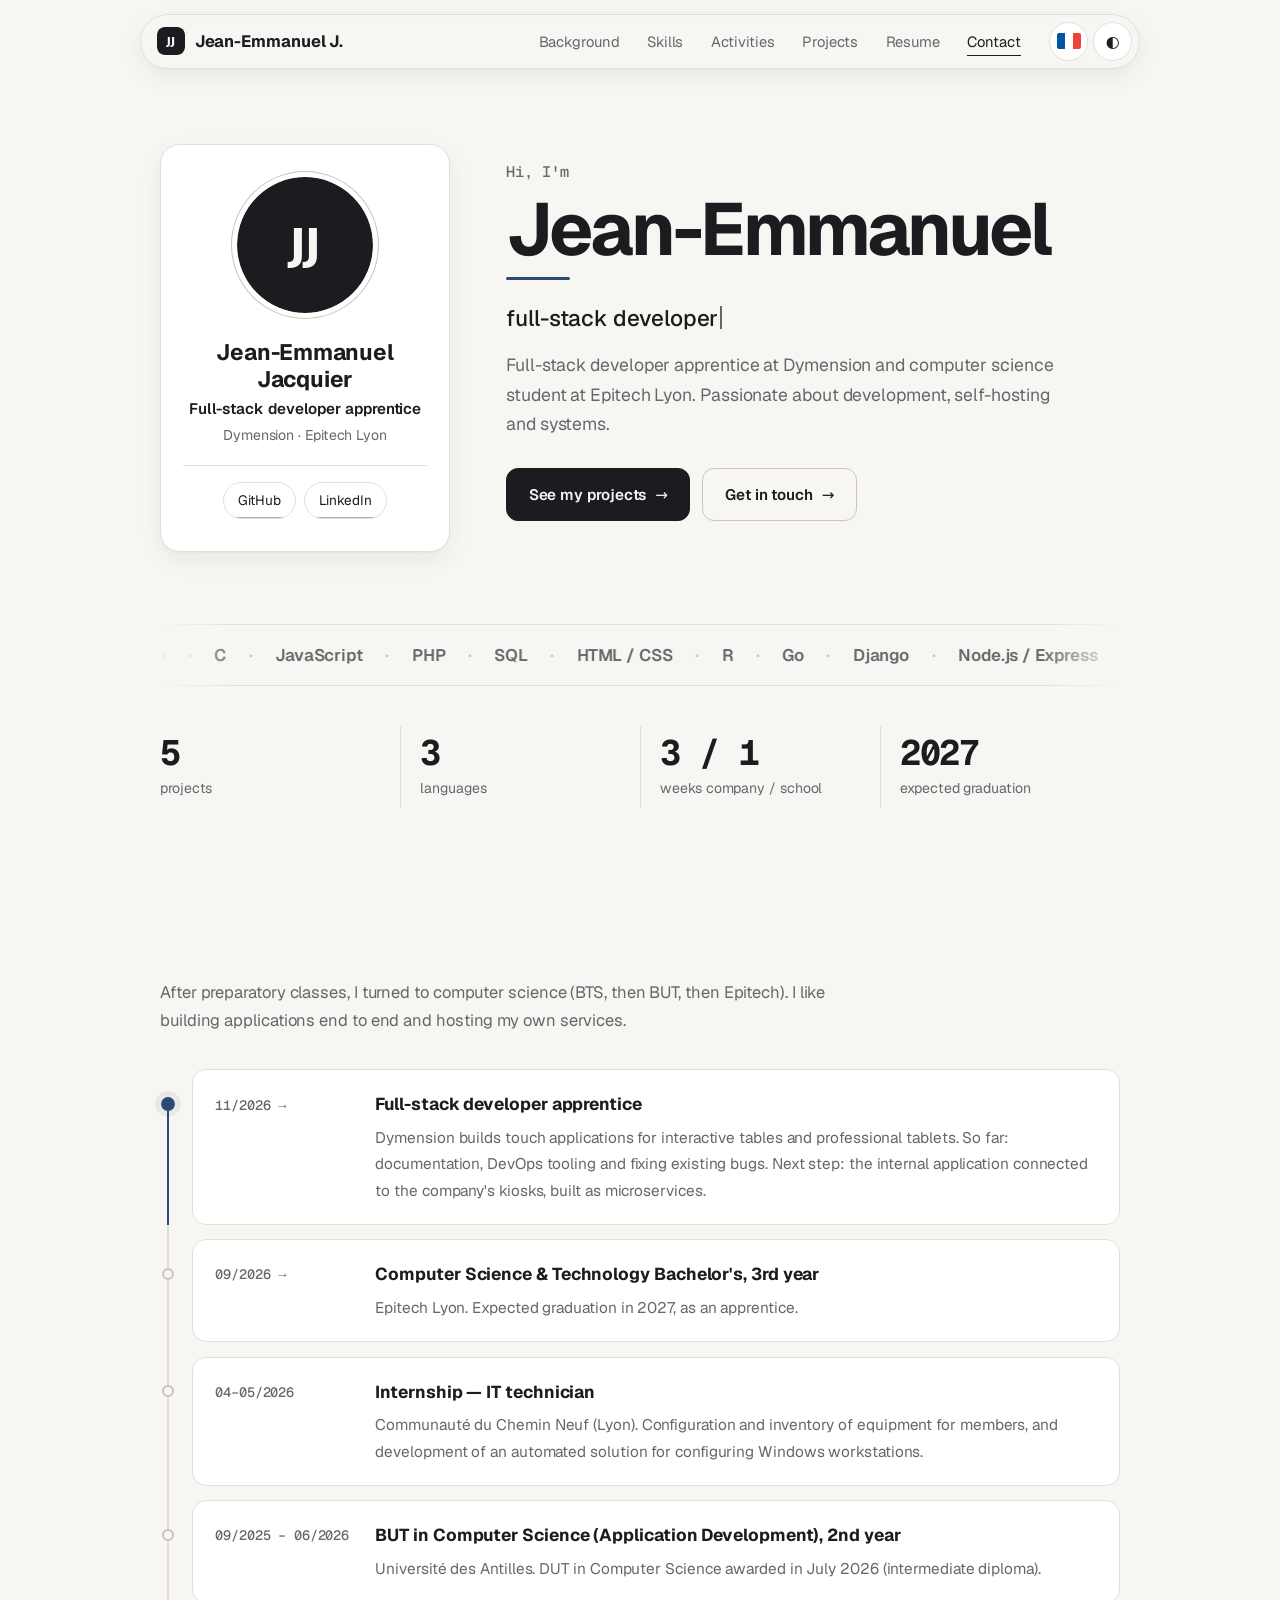
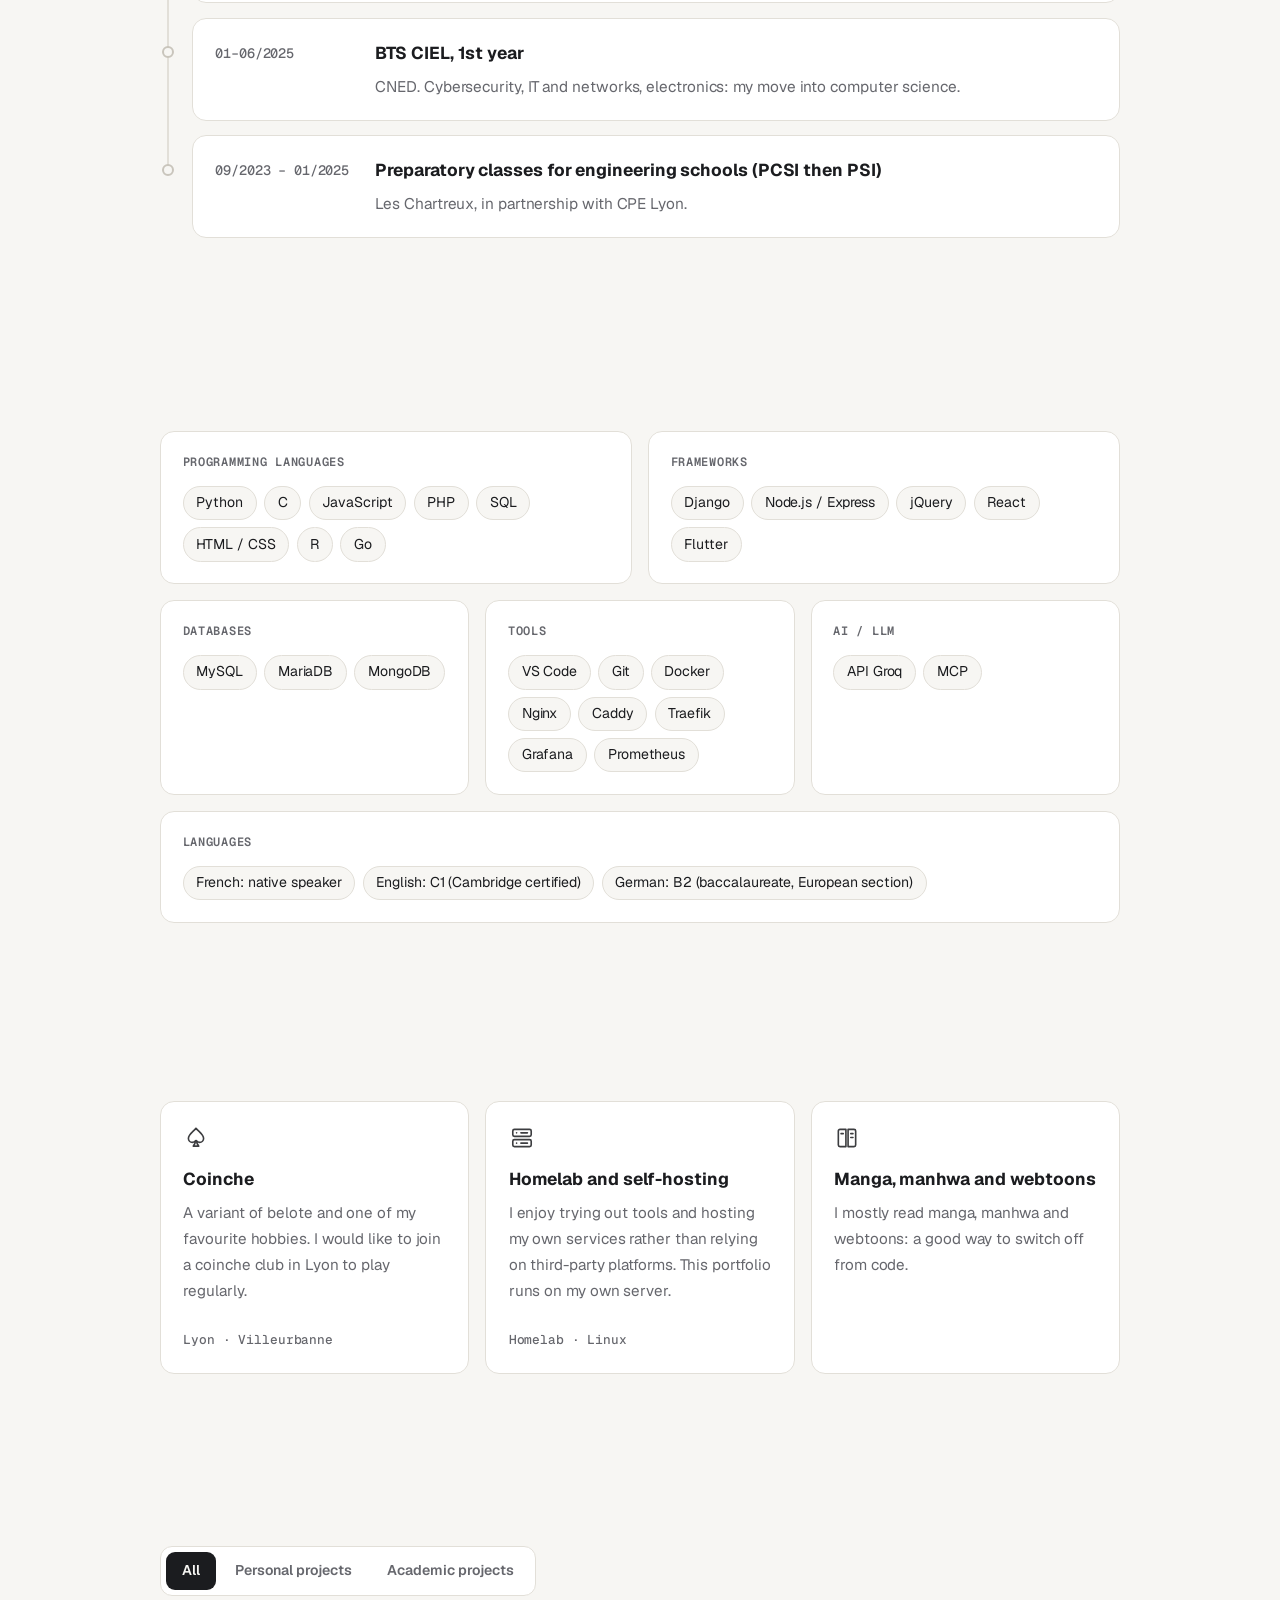
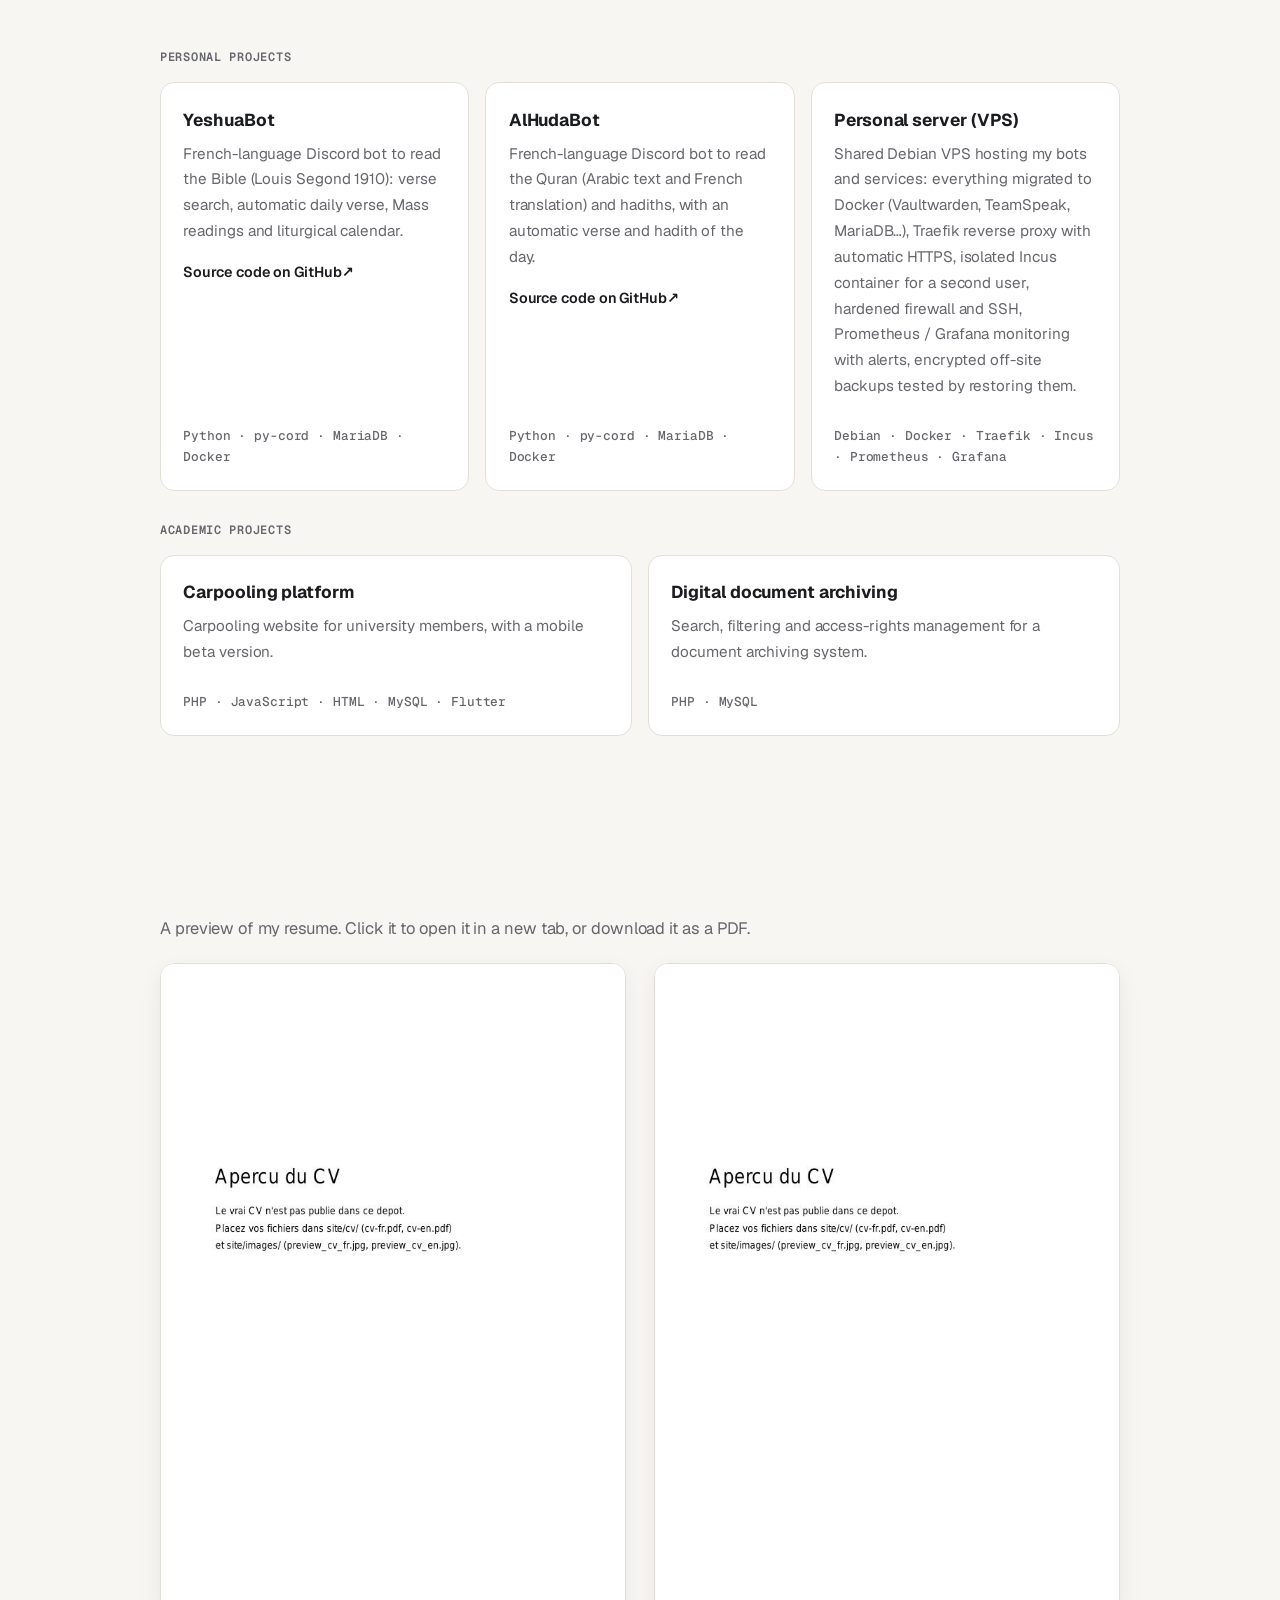
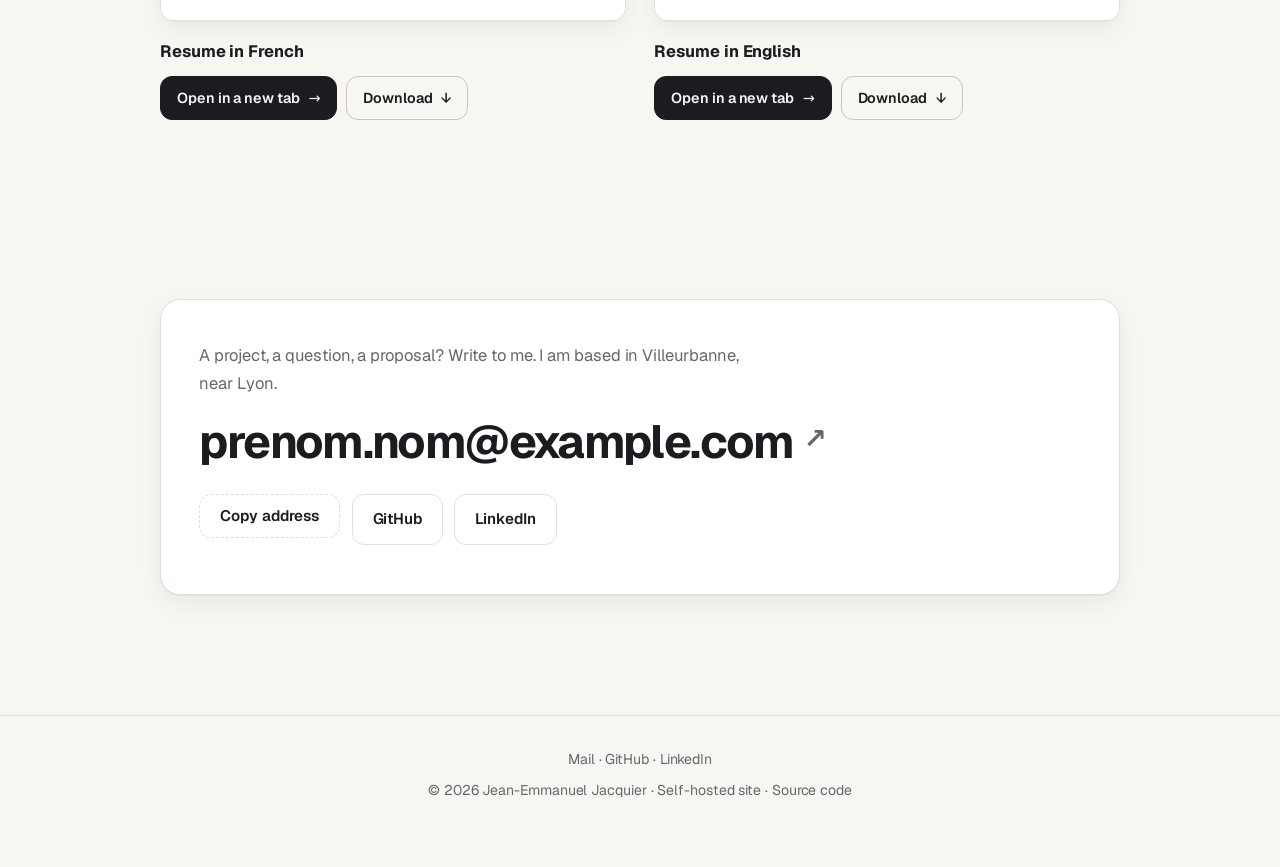
<file: site/index.html>
<!doctype html>
<html lang="fr">
<head>
  <meta charset="utf-8">
  <meta name="viewport" content="width=device-width, initial-scale=1">
  <title>Jean-Emmanuel Jacquier — Portfolio</title>
  <meta name="description" content="Portfolio de Jean-Emmanuel Jacquier, alternant développeur full stack et étudiant en informatique à Epitech Lyon.">
  <link rel="canonical" href="https://portfolio.tristounet.fr/">
  <meta property="og:url" content="https://portfolio.tristounet.fr/">
  <meta name="color-scheme" content="light dark">
  <meta property="og:title" content="Jean-Emmanuel Jacquier — Portfolio">
  <meta property="og:description" content="Alternant développeur full stack, étudiant à Epitech Lyon.">
  <meta property="og:type" content="website">
  <link rel="icon" href="favicon.svg?v=2" type="image/svg+xml">
  <link rel="apple-touch-icon" href="images/apple-touch-icon.png">
  <link rel="preload" href="fonts/geist.woff2" as="font" type="font/woff2" crossorigin>
  <link rel="preload" href="fonts/geist-mono.woff2" as="font" type="font/woff2" crossorigin>
  <meta property="og:image" content="https://portfolio.tristounet.fr/images/og.png?v=2">
  <meta property="og:image:width" content="1200">
  <meta property="og:image:height" content="630">
  <meta property="og:locale" content="fr_FR">
  <meta name="twitter:card" content="summary_large_image">
  <meta name="twitter:image" content="https://portfolio.tristounet.fr/images/og.png?v=2">
  <meta name="theme-color" content="#f7f6f3">
  <script type="application/ld+json">{"@context":"https://schema.org","@type":"Person","name":"Jean-Emmanuel Jacquier","url":"https://portfolio.tristounet.fr/","jobTitle":"Alternant développeur full stack","worksFor":{"@type":"Organization","name":"Dymension"},"alumniOf":{"@type":"CollegeOrUniversity","name":"Epitech Lyon"},"address":{"@type":"PostalAddress","addressLocality":"Villeurbanne","addressCountry":"FR"},"sameAs":["https://github.com/jejcqr","https://www.linkedin.com/in/jean-emmanuel-jacquier-b58ab3352/"]}</script>
  <script src="theme.js"></script>
  <link rel="stylesheet" href="style.css?v=20261108b">
  <script src="main.js?v=20261108b" defer></script>
  <script src="fx.js?v=20261107zi" defer></script>
</head>
<body>
  <div id="progress" aria-hidden="true"></div>
  <a class="skip" href="#main" data-i18n="skip">Aller au contenu</a>

  <header class="site-header">
    <a class="brand" href="#top" aria-label="Accueil"><img src="favicon.svg?v=2" width="28" height="28" alt=""><span>Jean-Emmanuel J.</span></a>
    <nav id="nav" aria-label="Navigation principale">
      <ul>
        <li><a href="#about" data-i18n="nav_about">Parcours</a></li>
        <li><a href="#skills" data-i18n="nav_skills">Compétences</a></li>
        <li><a href="#activities" data-i18n="nav_activities">Activités</a></li>
        <li><a href="#projects" data-i18n="nav_projects">Projets</a></li>
        <li><a href="#cv" data-i18n="nav_cv">CV</a></li>
        <li><a href="#contact" data-i18n="nav_contact">Contact</a></li>
      </ul>
    </nav>
    <div class="tools">
      <button id="menu" type="button" aria-label="Menu" aria-expanded="false" aria-controls="nav">☰</button>
      <button id="lang" type="button" aria-label="Changer de langue / Switch language"><img id="langflag" src="images/flag-gb.svg" width="24" height="16" alt=""></button>
      <button id="theme" type="button" aria-label="Changer de thème / Toggle theme">◐</button>
    </div>
  </header>

  <main id="main">
    <section id="top" class="hero">
      <aside class="profile">
        <img class="avatar" src="images/avatar.svg?v=2" width="148" height="148" alt="">
        <h1>Jean-Emmanuel Jacquier</h1>
        <p class="role" data-i18n="role">Alternant développeur full stack</p>
        <p class="where">Dymension · Epitech Lyon</p>
        <ul class="social">
          <li><a href="https://github.com/jejcqr" rel="me noopener" target="_blank">GitHub</a></li>
          <li><a href="https://www.linkedin.com/in/jean-emmanuel-jacquier-b58ab3352/" rel="me noopener" target="_blank">LinkedIn</a></li>
        </ul>
      </aside>
      <div class="intro">
        <p class="eyebrow" data-i18n="hero_eyebrow">Bonjour, je suis</p>
        <p class="hello"><span class="mask">Jean-Emmanuel</span></p>
        <p class="typed"><span id="typed"></span><span class="caret" aria-hidden="true"></span></p>
        <p class="lead" data-i18n="hero_lead">Alternant développeur full stack chez Dymension et étudiant en informatique à Epitech Lyon. Passionné par le développement, l'auto-hébergement et les systèmes.</p>
        <p class="cta">
          <a class="btn" href="#projects" data-i18n="hero_cta1">Voir mes projets</a>
          <a class="btn ghost" href="#contact" data-i18n="hero_cta2">Me contacter</a>
        </p>
      </div>
    </section>

        <div class="marquee" aria-hidden="true"><div class="track" id="track"></div></div>

    <section class="stats" aria-label="Chiffres clés">
      <div class="stat"><strong data-count="5">5</strong><span data-i18n="stat_projects">projets</span></div>
      <div class="stat"><strong data-count="3">3</strong><span data-i18n="stat_langs">langues</span></div>
      <div class="stat"><strong>3 / 1</strong><span data-i18n="stat_rhythm">semaines entreprise / école</span></div>
      <div class="stat"><strong>2027</strong><span data-i18n="stat_degree">diplôme prévu</span></div>
    </section>

    <section id="about">
      <h2 data-i18n="about_title">Parcours</h2>
      <p data-i18n="about_intro">Après des classes préparatoires, je me suis orienté vers l'informatique (BTS, BUT puis Epitech). J'aime construire des applications de bout en bout et héberger mes propres services.</p>
      <ol class="timeline">
        <li>
          <span class="when">11/2026 →</span>
          <div><h3 data-i18n="tl0_title">Alternant développeur full stack</h3><p data-i18n="tl0_text">Dymension conçoit des applications tactiles pour tables interactives et tablettes professionnelles. Depuis mon arrivée : documentation, outils DevOps et correction de bugs existants. Prochaine étape : l'application interne reliée aux bornes de l'entreprise, en architecture microservices.</p></div>
        </li>
        <li>
          <span class="when">09/2026 →</span>
          <div><h3 data-i18n="tl1_title">Bachelor Informatique &amp; Tech, 3<sup>e</sup> année</h3><p data-i18n="tl1_text">Epitech Lyon. Diplôme prévu en 2027, en alternance.</p></div>
        </li>
        <li>
          <span class="when">04–05/2026</span>
          <div><h3 data-i18n="tl2_title">Stage — Technicien bureautique</h3><p data-i18n="tl2_text">Communauté du Chemin Neuf (Lyon). Configuration et inventaire d'équipements destinés aux membres, et développement d'une solution automatisée de configuration de postes Windows.</p></div>
        </li>
        <li>
          <span class="when">09/2025 – 06/2026</span>
          <div><h3 data-i18n="tl3_title">BUT Informatique (Réalisation d'applications), 2<sup>e</sup> année</h3><p data-i18n="tl3_text">Université des Antilles. DUT Informatique obtenu en juillet 2026 (diplôme intermédiaire).</p></div>
        </li>
        <li>
          <span class="when">01–06/2025</span>
          <div><h3 data-i18n="tl4_title">BTS CIEL, 1<sup>re</sup> année</h3><p data-i18n="tl4_text">CNED. Cybersécurité, informatique et réseaux, électronique : ma réorientation vers l'informatique.</p></div>
        </li>
        <li>
          <span class="when">09/2023 – 01/2025</span>
          <div><h3 data-i18n="tl5_title">Classes préparatoires (PCSI puis PSI)</h3><p data-i18n="tl5_text">Les Chartreux, en partenariat avec CPE Lyon.</p></div>
        </li>
      </ol>
    </section>

    <section id="skills">
      <h2 data-i18n="skills_title">Compétences</h2>
      <div class="skillgroups">
        <div>
          <h3 data-i18n="sk_lang">Langages</h3>
          <div class="chips" role="list">
            <span role="listitem">Python</span><span role="listitem">C</span><span role="listitem">JavaScript</span><span role="listitem">PHP</span>
            <span role="listitem">SQL</span><span role="listitem">HTML / CSS</span><span role="listitem">R</span>
            <span role="listitem">Go</span>
          </div>
        </div>
        <div>
          <h3 data-i18n="sk_fw">Frameworks</h3>
          <div class="chips" role="list">
            <span role="listitem">Django</span><span role="listitem">Node.js / Express</span><span role="listitem">jQuery</span>
            <span role="listitem">React</span><span role="listitem">Flutter</span>
          </div>
        </div>
        <div>
          <h3 data-i18n="sk_db">Bases de données</h3>
          <div class="chips" role="list">
            <span role="listitem">MySQL</span><span role="listitem">MariaDB</span><span role="listitem">MongoDB</span>
          </div>
        </div>
        <div>
          <h3 data-i18n="sk_tools">Outils</h3>
          <div class="chips" role="list">
            <span role="listitem">VS Code</span><span role="listitem">Git</span><span role="listitem">Docker</span><span role="listitem">Nginx</span><span role="listitem">Caddy</span><span role="listitem">Traefik</span><span role="listitem">Grafana</span><span role="listitem">Prometheus</span>
          </div>
        </div>
        <div>
          <h3 data-i18n="sk_ai">IA / LLM</h3>
          <div class="chips" role="list">
            <span role="listitem">API Groq</span><span role="listitem">MCP</span>
          </div>
        </div>
        <div>
          <h3 data-i18n="sk_spoken">Langues</h3>
          <div class="chips" role="list">
            <span role="listitem" data-i18n="l_fr">Français : langue maternelle</span>
            <span role="listitem" data-i18n="l_en">Anglais : C1 (certifié Cambridge)</span>
            <span role="listitem" data-i18n="l_de">Allemand : B2 (baccalauréat, section européenne)</span>
          </div>
        </div>
      </div>
    </section>

    <section id="activities">
      <h2 data-i18n="act_title">Activités</h2>
      <div class="cards">
        <article class="card">
          <svg class="ico" viewBox="0 0 24 24" aria-hidden="true"><path d="M12 3c-2.5 3.2-7 5.6-7 9.4A3.6 3.6 0 0 0 8.6 16c1.3 0 2.4-.6 3-1.6-.2 2.2-.9 3.8-2.1 5.1h5c-1.2-1.3-1.9-2.9-2.1-5.1.6 1 1.7 1.6 3 1.6a3.6 3.6 0 0 0 3.6-3.6C19 8.6 14.5 6.2 12 3z"/></svg>
          <h3 data-i18n="act1_title">La coinche</h3>
          <p data-i18n="act1_text">Une variante de la belote et l'un de mes loisirs préférés. Je cherche à rejoindre une association de coinche à Lyon pour jouer régulièrement.</p>
          <p class="tags">Lyon · Villeurbanne</p>
        </article>
        <article class="card">
          <svg class="ico" viewBox="0 0 24 24" aria-hidden="true"><rect x="3.5" y="4" width="17" height="6.5" rx="1.5"/><rect x="3.5" y="13.5" width="17" height="6.5" rx="1.5"/><path d="M7 7.25h.01M7 16.75h.01M11 7.25h6M11 16.75h6"/></svg>
          <h3 data-i18n="act2_title">Homelab et auto-hébergement</h3>
          <p data-i18n="act2_text">J'aime tester des outils et héberger moi-même mes services plutôt que de dépendre de plateformes tierces. Ce portfolio tourne d'ailleurs sur mon propre serveur.</p>
          <p class="tags">Homelab · Linux</p>
        </article>
        <article class="card">
          <svg class="ico" viewBox="0 0 24 24" aria-hidden="true"><path d="M4 5.5A1.5 1.5 0 0 1 5.5 4H11v16H5.5A1.5 1.5 0 0 1 4 18.5zM13 4h5.5A1.5 1.5 0 0 1 20 5.5v13a1.5 1.5 0 0 1-1.5 1.5H13zM6.5 8h2M15.5 8h2M15.5 11.5h2"/></svg>
          <h3 data-i18n="act3_title">Mangas, manhwas et webtoons</h3>
          <p data-i18n="act3_text">Je lis surtout des mangas, des manhwas et des webtoons : une bonne façon de décrocher des écrans de code.</p>
        </article>
      </div>
    </section>

    <section id="projects">
      <h2 data-i18n="projects_title">Projets</h2>
      <div class="tabs" role="tablist" aria-label="Filtre des projets">
        <button type="button" role="tab" class="tab active" aria-selected="true" data-filter="all" data-i18n="tab_all">Tous</button>
        <button type="button" role="tab" class="tab" aria-selected="false" data-filter="personal" data-i18n="proj_personal">Projets personnels</button>
        <button type="button" role="tab" class="tab" aria-selected="false" data-filter="academic" data-i18n="proj_academic">Projets universitaires</button>
      </div>
      <div class="group" data-cat="personal">
      <h3 class="subtitle" data-i18n="proj_personal">Projets personnels</h3>
      <div class="cards">
        <article class="card">
          <h3>YeshuaBot</h3>
          <p data-i18n="p1_text">Bot Discord en français pour lire la Bible (Louis Segond 1910) : recherche de versets, verset du jour envoyé automatiquement, lectures de la messe et calendrier liturgique.</p>
          <p class="links"><a href="https://github.com/jejcqr/YeshuaBot" target="_blank" rel="noopener" data-i18n="code_link">Code source sur GitHub</a></p>
          <p class="tags">Python · py-cord · MariaDB · Docker</p>
        </article>
        <article class="card">
          <h3>AlHudaBot</h3>
          <p data-i18n="p2_text">Bot Discord en français pour lire le Coran (texte arabe et traduction française) et des hadiths, avec l'envoi automatique d'une aya et d'un hadith du jour.</p>
          <p class="links"><a href="https://github.com/jejcqr/AlHudaBot" target="_blank" rel="noopener" data-i18n="code_link">Code source sur GitHub</a></p>
          <p class="tags">Python · py-cord · MariaDB · Docker</p>
        </article>
        <article class="card">
          <h3 data-i18n="p3_title">Serveur personnel (VPS)</h3>
          <p data-i18n="p3_text">VPS Debian partagé qui héberge mes bots et mes services : migration de tout vers Docker (Vaultwarden, TeamSpeak, MariaDB…), reverse proxy Traefik avec HTTPS automatique, conteneur Incus isolé pour un second utilisateur, pare-feu et SSH durcis, supervision Prometheus / Grafana avec alertes, sauvegardes chiffrées hors site testées en restauration.</p>
          <p class="tags">Debian · Docker · Traefik · Incus · Prometheus · Grafana</p>
        </article>
      </div>
      </div>
      <div class="group" data-cat="academic">
      <h3 class="subtitle" data-i18n="proj_academic">Projets universitaires</h3>
      <div class="cards">
        <article class="card">
          <h3 data-i18n="a1_title">Plateforme de covoiturage</h3>
          <p data-i18n="a1_text">Site de covoiturage pour les membres de l'université, avec une version mobile en bêta.</p>
          <p class="tags">PHP · JavaScript · HTML · MySQL · Flutter</p>
        </article>
        <article class="card">
          <h3 data-i18n="a3_title">Archivage numérique de documents</h3>
          <p data-i18n="a3_text">Recherche, filtrage et gestion des droits d'accès pour un système d'archivage de documents.</p>
          <p class="tags">PHP · MySQL</p>
        </article>
      </div>
      </div>
    </section>

    <section id="cv">
      <h2 data-i18n="cv_title">CV</h2>
      <p data-i18n="cv_text">Aperçu de mon CV. Cliquez dessus pour l'ouvrir dans un nouvel onglet, ou téléchargez-le en PDF.</p>
      <div class="cv-grid">
        <figure class="cv-card">
          <a class="cv-preview" href="cv/cv-fr.pdf" target="_blank" rel="noopener" data-i18n-aria="cv_fr_aria" aria-label="Ouvrir le CV en français dans un nouvel onglet (PDF)">
            <img src="images/preview_cv_fr.jpg?v=10" width="910" height="1287" loading="lazy" decoding="async" alt="Aperçu du CV en français de Jean-Emmanuel Jacquier">
          <span class="cv-overlay" aria-hidden="true" data-i18n="cv_open">Ouvrir dans un nouvel onglet</span></a>
          <figcaption>
            <strong data-i18n="cv_fr_label">CV en français</strong>
            <span class="cv-actions">
              <a class="btn" href="cv/cv-fr.pdf" target="_blank" rel="noopener" data-i18n="cv_open">Ouvrir dans un nouvel onglet</a>
              <a class="btn ghost" href="cv/cv-fr.pdf" download data-i18n="cv_dl">Télécharger</a>
            </span>
          </figcaption>
        </figure>
        <figure class="cv-card">
          <a class="cv-preview" href="cv/cv-en.pdf" target="_blank" rel="noopener" data-i18n-aria="cv_en_aria" aria-label="Ouvrir le CV en anglais dans un nouvel onglet (PDF)">
            <img src="images/preview_cv_en.jpg?v=10" width="910" height="1287" loading="lazy" decoding="async" alt="Aperçu du CV en anglais de Jean-Emmanuel Jacquier">
          <span class="cv-overlay" aria-hidden="true" data-i18n="cv_open">Ouvrir dans un nouvel onglet</span></a>
          <figcaption>
            <strong data-i18n="cv_en_label">CV en anglais</strong>
            <span class="cv-actions">
              <a class="btn" href="cv/cv-en.pdf" target="_blank" rel="noopener" data-i18n="cv_open">Ouvrir dans un nouvel onglet</a>
              <a class="btn ghost" href="cv/cv-en.pdf" download data-i18n="cv_dl">Télécharger</a>
            </span>
          </figcaption>
        </figure>
      </div>
    </section>

    <section id="contact">
      <h2 data-i18n="contact_title">Contact</h2>
      <div class="contact-box">
        <p class="contact-lead" data-i18n="contact_text">Un projet, une question, une proposition ? Écrivez-moi. Je suis basé à Villeurbanne, près de Lyon.</p>
        <a class="contact-mail" href="mailto:prenom.nom@example.com"><span>prenom.nom@example.com</span></a>
        <ul class="contact-list">
          <li><button type="button" id="copy" class="copy" data-copy="prenom.nom@example.com" data-i18n="copy_mail">Copier l'adresse</button></li>
          <li><a href="https://github.com/jejcqr" rel="me noopener" target="_blank">GitHub</a></li>
          <li><a href="https://www.linkedin.com/in/jean-emmanuel-jacquier-b58ab3352/" rel="me noopener" target="_blank">LinkedIn</a></li>
        </ul>
      </div>
    </section>
  </main>

  <footer>
    <p class="foot-links"><a href="mailto:prenom.nom@example.com">Mail</a> · <a href="https://github.com/jejcqr" rel="me noopener" target="_blank">GitHub</a> · <a href="https://www.linkedin.com/in/jean-emmanuel-jacquier-b58ab3352/" rel="me noopener" target="_blank">LinkedIn</a></p>
    <p>© <span id="year">2026</span> Jean-Emmanuel Jacquier · <span data-i18n="footer">Site auto-hébergé</span> · <a href="https://github.com/jejcqr/portfolio" rel="noopener" target="_blank" data-i18n="foot_src">Code source</a></p>
  </footer>
  <div id="toast" role="status" aria-live="polite"></div>
  <a id="totop" href="#top" aria-label="Haut de page / Back to top">↑</a>
</body>
</html>
</file>
<file: site/style.css>
/* polices auto-hébergées (licence OFL) : Geist et Geist Mono */
@font-face { font-family: "Geist"; font-style: normal; font-weight: 100 900; font-display: swap; src: url("fonts/geist.woff2") format("woff2"); }
@font-face { font-family: "Geist Mono"; font-style: normal; font-weight: 100 900; font-display: swap; src: url("fonts/geist-mono.woff2") format("woff2"); }

:root {
  --bg: #f7f6f3;
  --surface: #ffffff;
  --surface2: #efede8;
  --text: #1b1c1f;
  --muted: #66676d;
  --line: #e2dfd8;
  --line-strong: #c9c5bc;
  --accent: #2c4a72;
  --accent-soft: rgba(44, 74, 114, .08);
  --on-accent: #ffffff;
  --shadow: 0 1px 2px rgba(20, 20, 20, .04), 0 8px 24px rgba(20, 20, 20, .06);
  --shadow-lg: 0 2px 4px rgba(20, 20, 20, .04), 0 18px 40px rgba(20, 20, 20, .09);
  --radius: 14px;
  --maxw: 1000px;
  --display: "Geist", system-ui, sans-serif;
  --mono: "Geist Mono", ui-monospace, Menlo, Consolas, monospace;
  --ease: cubic-bezier(.22, .61, .36, 1);
  --ease-out: cubic-bezier(.16, 1, .3, 1);
  --ease-soft: cubic-bezier(.25, 1, .5, 1);
  color-scheme: light;
}
:root[data-theme="dark"] {
  --bg: #121315;
  --surface: #191a1d;
  --surface2: #212226;
  --text: #ebebec;
  --muted: #9b9ca2;
  --line: #2b2c31;
  --line-strong: #3d3e44;
  --accent: #9db3d1;
  --accent-soft: rgba(157, 179, 209, .1);
  --on-accent: #121315;
  --shadow: 0 1px 2px rgba(0, 0, 0, .3), 0 8px 24px rgba(0, 0, 0, .25);
  --shadow-lg: 0 2px 4px rgba(0, 0, 0, .3), 0 18px 40px rgba(0, 0, 0, .35);
  color-scheme: dark;
}
@media (prefers-color-scheme: dark) {
  :root:not([data-theme="light"]) {
    --bg: #121315;
    --surface: #191a1d;
    --surface2: #212226;
    --text: #ebebec;
    --muted: #9b9ca2;
    --line: #2b2c31;
    --line-strong: #3d3e44;
    --accent: #9db3d1;
    --accent-soft: rgba(157, 179, 209, .1);
    --on-accent: #121315;
    --shadow: 0 1px 2px rgba(0, 0, 0, .3), 0 8px 24px rgba(0, 0, 0, .25);
    --shadow-lg: 0 2px 4px rgba(0, 0, 0, .3), 0 18px 40px rgba(0, 0, 0, .35);
    color-scheme: dark;
  }
}

* { box-sizing: border-box; }
html { scroll-behavior: smooth; scroll-padding-top: 6rem; }
html.lenis { scroll-behavior: auto; }
body { margin: 0; color: var(--text); background: var(--bg); overflow-x: hidden;
  font: 16.5px/1.7 "Geist", system-ui, -apple-system, "Segoe UI", Roboto, Arial, sans-serif; -webkit-font-smoothing: antialiased;
  transition: background-color .4s var(--ease), color .4s var(--ease); }
a { color: var(--accent); text-underline-offset: 3px; }
a:focus-visible, button:focus-visible { outline: 2px solid var(--accent); outline-offset: 3px; border-radius: 8px; }
img { max-width: 100%; }
::selection { background: var(--accent); color: var(--on-accent); }

.skip { position: absolute; left: -999px; top: 0; background: var(--text); color: var(--bg); padding: .6rem 1rem; z-index: 60; }
.skip:focus { left: 1rem; top: 1rem; border-radius: 8px; }

/* barre de lecture */
#progress { position: fixed; top: 0; left: 0; right: 0; height: 2px; z-index: 80; transform-origin: 0 50%; transform: scaleX(0); background: var(--accent); }

/* en-tête flottant */
.site-header { position: fixed; top: .9rem; left: 50%; translate: -50% 0; z-index: 50; width: min(var(--maxw), calc(100% - 1.6rem));
  display: flex; align-items: center; gap: 1rem; padding: .4rem .45rem .4rem 1rem;
  background: color-mix(in srgb, var(--bg) 82%, transparent); backdrop-filter: blur(14px); -webkit-backdrop-filter: blur(14px);
  border: 1px solid var(--line); border-radius: 999px; box-shadow: var(--shadow);
  animation: drop .9s var(--ease-out) both; transition: box-shadow .3s, background-color .3s; }
.site-header.scrolled { box-shadow: var(--shadow-lg); }
@keyframes drop { from { opacity: 0; transform: translateY(-16px); } }
.brand { display: flex; align-items: center; gap: .6rem; font-family: var(--display); font-weight: 700; text-decoration: none; color: var(--text); }
.brand img { border-radius: 8px; transition: transform .6s var(--ease-out); }
.brand:hover img { transform: rotate(-90deg); }
.site-header nav { margin-left: auto; }
.site-header ul { display: flex; gap: .1rem; list-style: none; margin: 0; padding: 0; }
.site-header nav a { position: relative; display: block; color: var(--muted); text-decoration: none; font-size: .92rem; padding: .45rem .8rem; border-radius: 999px; transition: color .25s var(--ease); }
.site-header nav a::after { content: ""; position: absolute; left: .8rem; right: .8rem; bottom: .3rem; height: 1px; background: currentColor; transform: scaleX(0); transform-origin: right; transition: transform .45s var(--ease-out); }
.site-header nav a:hover { color: var(--text); }
.site-header nav a:hover::after, .site-header nav a.active::after { transform: scaleX(1); transform-origin: left; }
.site-header nav a.active { color: var(--text); }
.tools { display: flex; gap: .35rem; }
.tools button { position: relative; overflow: hidden; display: grid; place-items: center; border: 1px solid var(--line); background: var(--surface); color: var(--text);
  border-radius: 999px; min-width: 2.4rem; height: 2.4rem; cursor: pointer; font: inherit; font-size: 1rem;
  transition: border-color .25s, background-color .25s, translate .3s var(--ease-out); }
.tools button:hover { border-color: var(--line-strong); background: var(--surface2); }
#theme { transition: border-color .25s, background-color .25s, transform .6s var(--ease-out); }
#theme:hover { transform: rotate(180deg); }
#menu { display: none; }
.tools img { display: block; border-radius: 2px; }

main { max-width: var(--maxw); margin: 0 auto; padding: 0 1.25rem 3rem; }
section { padding: 6rem 0 .5rem; }
h1 { font-family: var(--display); font-size: 1.4rem; line-height: 1.2; margin: 1.1rem 0 .25rem; letter-spacing: -.01em; }
h2 { font-family: var(--display); font-size: clamp(1.9rem, 4.5vw, 2.6rem); line-height: 1.1; font-weight: 700; letter-spacing: -.03em; margin: 0 0 1.8rem; display: flex; align-items: baseline; gap: 1rem; }
h2 .num { font: 500 .8rem/1 var(--mono); color: var(--muted); letter-spacing: .04em; }
h3 { font-family: var(--display); font-size: 1.08rem; margin: 0 0 .35rem; font-weight: 700; }
p { margin: 0 0 1rem; }

/* hero */
.hero { padding-top: 9rem; display: grid; grid-template-columns: 290px 1fr; gap: 3.5rem; align-items: center; }
.profile { position: relative; text-align: center; padding: 2rem 1.4rem 1.5rem; border-radius: 20px; background: var(--surface); border: 1px solid var(--line); box-shadow: var(--shadow);
  animation: rise 1s var(--ease-out) .1s both; }
.avatar { width: 136px; height: 136px; border-radius: 50%; box-shadow: 0 0 0 5px var(--surface), 0 0 0 6px var(--line-strong); }
.role { color: var(--text); font-weight: 600; margin: 0 0 .1rem; font-size: .95rem; }
.where { color: var(--muted); font-size: .88rem; margin: 0 0 1.1rem; }
.social { list-style: none; margin: 0; padding: 1rem 0 0; display: flex; justify-content: center; gap: .5rem; border-top: 1px solid var(--line); }
.social a { position: relative; overflow: hidden; display: inline-block; padding: .35rem .9rem; border: 1px solid var(--line); border-radius: 999px; font-size: .85rem; text-decoration: none; color: var(--text);
  transition: border-color .3s, color .3s, translate .3s var(--ease-out); isolation: isolate; }
.social a::before { content: ""; position: absolute; inset: 0; background: var(--text); transform: translateY(101%); transition: transform .45s var(--ease-out); z-index: -1; }
.social a:hover { color: var(--bg); border-color: var(--text); }
.social a:hover::before { transform: none; }
.eyebrow { color: var(--muted); font-weight: 500; margin: 0 0 .4rem; font-size: .95rem; }
.hello { font-family: var(--display); font-size: clamp(2.5rem, 6.4vw, 4.6rem); line-height: 1.05; font-weight: 700; letter-spacing: -.045em; margin: 0 0 .9rem; white-space: nowrap; overflow: hidden; padding-bottom: .06em; }
.hello .mask { display: inline-block; animation: maskup 1.1s var(--ease-out) .2s both; }
@keyframes maskup { from { transform: translateY(105%); } }
.hello::after { content: ""; display: block; height: 3px; width: 64px; margin-top: .55rem; background: var(--accent); transform-origin: left; animation: draw 1s var(--ease-out) .9s both; border-radius: 2px; }
@keyframes draw { from { transform: scaleX(0); } }
.typed { font-family: var(--display); font-size: clamp(1.1rem, 2.6vw, 1.4rem); font-weight: 500; color: var(--text); min-height: 1.9em; margin: 0 0 .5rem; }
.caret { display: inline-block; width: 2px; height: 1.05em; margin-left: 2px; vertical-align: -.15em; background: var(--muted); animation: blink 1.1s steps(1) infinite; }
@keyframes blink { 50% { opacity: 0; } }
.lead { font-size: 1.1rem; color: var(--muted); max-width: 36rem; }
.cta { display: flex; flex-wrap: wrap; gap: .75rem; margin-top: 1.8rem; }
.intro > * { animation: rise 1s var(--ease-out) both; }
.intro > .eyebrow { animation-delay: .05s; }
.intro > .hello { animation: none; }
.intro > .typed { animation-delay: .45s; }
.intro > .lead { animation-delay: .55s; }
.intro > .cta { animation-delay: .65s; }
@keyframes rise { from { opacity: 0; transform: translateY(18px); } }

/* boutons */
.btn { position: relative; overflow: hidden; isolation: isolate; display: inline-flex; align-items: center; gap: .55rem; padding: .78rem 1.35rem; border-radius: 12px; text-decoration: none; font-weight: 600; font-size: .95rem;
  color: var(--bg); background: var(--text); border: 1px solid var(--text); transition: translate .3s var(--ease-out), box-shadow .35s var(--ease), color .35s, border-color .35s; }
.btn::before { content: ""; position: absolute; inset: 0; background: var(--accent); transform: scaleX(0); transform-origin: right; transition: transform .5s var(--ease-out); z-index: -1; }
.btn::after { content: "→"; font-weight: 500; transition: transform .45s var(--ease-out); }
.btn:hover { box-shadow: var(--shadow-lg); border-color: var(--accent); color: var(--on-accent); }
.btn:hover::before { transform: scaleX(1); transform-origin: left; }
.btn:hover::after { transform: translateX(4px); }
.btn:active { scale: .98; }
.btn.ghost { color: var(--text); background: transparent; border-color: var(--line-strong); }
.btn.ghost::before { background: var(--text); }
.btn.ghost:hover { color: var(--bg); border-color: var(--text); }
.btn[download]::after { content: "↓"; }
.btn[download]:hover::after { transform: translateY(3px); }
.btn[aria-disabled="true"] { opacity: .45; pointer-events: none; }
.ripple { position: absolute; border-radius: 50%; width: 10px; height: 10px; margin: -5px 0 0 -5px; pointer-events: none; background: currentColor; opacity: .18; animation: ripple .65s var(--ease) forwards; }
@keyframes ripple { to { transform: scale(30); opacity: 0; } }

/* bande de technos */
.marquee { margin: 4rem 0 0; overflow: hidden; border-block: 1px solid var(--line); padding: 1rem 0;
  mask-image: linear-gradient(90deg, transparent, #000 8%, #000 92%, transparent); -webkit-mask-image: linear-gradient(90deg, transparent, #000 8%, #000 92%, transparent); }
.marquee .track { display: flex; width: max-content; will-change: transform; }
.marquee span { font-family: var(--display); font-weight: 600; font-size: 1.05rem; color: var(--muted); white-space: nowrap; display: flex; align-items: center; transition: color .3s; }
.marquee span::after { content: "·"; color: var(--line-strong); padding: 0 1.4rem; }
.marquee span:hover { color: var(--text); }

/* chiffres clés */
.stats { display: grid; grid-template-columns: repeat(4, 1fr); gap: 0; padding: 2.5rem 0 0; }
.stat { padding: .4rem 1.2rem; text-align: left; border-left: 1px solid var(--line); }
.stat:first-child { border-left: 0; padding-left: 0; }
.stat strong { display: block; font-family: var(--display); font-size: 2.2rem; line-height: 1.15; font-weight: 700; letter-spacing: -.03em; font-variant-numeric: tabular-nums; color: var(--text); }
.stat span { color: var(--muted); font-size: .88rem; }

/* cartes */
.card, .skillgroups > div, .timeline li { position: relative; background: var(--surface); border: 1px solid var(--line); border-radius: var(--radius);
  transition: transform .5s var(--ease-out), box-shadow .5s var(--ease-out), border-color .35s var(--ease); }
.card:hover, .skillgroups > div:hover { transform: translateY(-4px); box-shadow: var(--shadow-lg); border-color: var(--line-strong); }

/* frise */
#about > p { color: var(--muted); max-width: 44rem; }
.timeline { list-style: none; margin: 2.2rem 0 0; padding: 0 0 0 2rem; position: relative; --fill: 0px; }
.timeline::before, .timeline::after { content: ""; position: absolute; left: var(--lx, 8px); top: var(--lt, 2rem); height: var(--lh, 0px); width: 2px; margin-left: -1px; border-radius: 2px; z-index: 0; transform-origin: top; }
.timeline::before { background: var(--line); transform: scaleY(1); }
.timeline::after { background: var(--accent); transform: scaleY(var(--p, 0)); will-change: transform; }
.timeline li { z-index: 1; display: grid; grid-template-columns: 9rem 1fr; gap: 1rem; padding: 1.25rem 1.4rem; margin: 0 0 .9rem; }
.timeline li:hover { border-color: var(--line-strong); box-shadow: var(--shadow); }
/* points : dans le même repère que la barre, centrés par translate(-50%, -50%) */
.tl-dot { position: absolute; left: var(--lx, 8px); top: 0; width: 12px; height: 12px; border-radius: 50%; z-index: 2; pointer-events: none;
  background: var(--bg); border: 2px solid var(--line-strong); transform: translate(-50%, -50%) scale(1);
  transition: background-color .45s var(--ease), border-color .45s var(--ease), transform .55s var(--ease-out), box-shadow .6s var(--ease); }
.tl-dot.reached { background: var(--accent); border-color: var(--accent); transform: translate(-50%, -50%) scale(1.15); box-shadow: 0 0 0 5px var(--accent-soft); }
.tl-dot.hover { transform: translate(-50%, -50%) scale(1.3); }
.tl-dot.reached.hover { transform: translate(-50%, -50%) scale(1.4); }
.timeline p { margin: 0; color: var(--muted); font-size: .96rem; }
.when { color: var(--muted); font-size: .85rem; font-weight: 500; padding-top: .2rem; font-variant-numeric: tabular-nums; }
.timeline h3 sup { font-size: .7em; }

/* compétences */
.skillgroups { display: grid; grid-template-columns: repeat(6, 1fr); gap: 1rem; }
.skillgroups > div { padding: 1.25rem 1.35rem 1.35rem; }
.skillgroups > div:nth-child(1), .skillgroups > div:nth-child(2) { grid-column: span 3; }
.skillgroups > div:nth-child(3), .skillgroups > div:nth-child(4), .skillgroups > div:nth-child(5) { grid-column: span 2; }
.skillgroups > div:nth-child(6) { grid-column: span 6; }
.skillgroups h3 { font-size: .75rem; text-transform: uppercase; letter-spacing: .12em; color: var(--muted); margin: 0 0 .85rem; font-weight: 600; }
.chips { display: flex; flex-wrap: wrap; gap: .45rem; }
.chips span { border: 1px solid var(--line); background: var(--bg); padding: .26rem .8rem; border-radius: 999px; font-size: .88rem;
  transition: border-color .3s, background-color .3s, color .3s, transform .4s var(--ease-out); }
.chips span:hover { border-color: var(--text); background: var(--text); color: var(--bg); transform: translateY(-2px); }
.chips span:hover small { color: inherit; opacity: .7; }
.chips small { color: var(--muted); font-size: .78em; }

/* projets & activités */
.tabs { position: relative; display: inline-flex; flex-wrap: wrap; gap: .2rem; margin: -.4rem 0 1.4rem; padding: .3rem; border: 1px solid var(--line); border-radius: 12px; background: var(--surface); }
.tab-ind { position: absolute; top: .3rem; left: 0; height: calc(100% - .6rem); width: 0; border-radius: 9px; background: var(--text); transition: transform .5s var(--ease-out), width .5s var(--ease-out); z-index: 0; }
.tab { position: relative; z-index: 1; background: none; border: 0; border-radius: 9px; color: var(--muted); font: inherit; font-size: .88rem; font-weight: 600; padding: .45rem 1rem; cursor: pointer; transition: color .35s var(--ease); }
.tab:hover { color: var(--text); }
.tab.active { color: var(--bg); }
.subtitle { font-family: var(--display); font-size: .75rem; text-transform: uppercase; letter-spacing: .14em; color: var(--muted); margin: 1.8rem 0 .9rem; font-weight: 600; }
.group[hidden] { display: none; }
.group.swap .card { animation: swap .6s var(--ease-out) both; }
.group.swap .card:nth-child(2) { animation-delay: .06s; }
.group.swap .card:nth-child(3) { animation-delay: .12s; }
@keyframes swap { from { opacity: 0; transform: translateY(14px); } }
.cards { display: grid; grid-template-columns: repeat(auto-fit, minmax(270px, 1fr)); gap: 1rem; }
.card { padding: 1.4rem; display: flex; flex-direction: column; overflow: hidden; }
.card::before { content: ""; position: absolute; left: 0; top: 0; height: 2px; width: 100%; background: var(--accent); transform: scaleX(0); transform-origin: left; transition: transform .6s var(--ease-out); }
.card:hover::before { transform: scaleX(1); }
.card p { color: var(--muted); font-size: .95rem; }
.tags { font-size: .8rem !important; color: var(--muted) !important; margin: auto 0 0 !important; padding-top: .6rem; font-weight: 500; letter-spacing: .01em; }
.links { margin: 0 0 .6rem !important; font-size: .9rem !important; }
.links a { color: var(--text); font-weight: 600; text-decoration: none; background: linear-gradient(currentColor, currentColor) 0 100% / 0 1px no-repeat; transition: background-size .45s var(--ease-out); padding-bottom: 1px; }
.links a:hover { background-size: 100% 1px; }
.links a::after { content: " ↗"; display: inline-block; transition: transform .4s var(--ease-out); }
.links a:hover::after { transform: translate(2px, -2px); }

/* CV */
#cv > p { color: var(--muted); }
.cv-grid { display: grid; grid-template-columns: repeat(auto-fit, minmax(280px, 1fr)); gap: 1.8rem; margin-top: 1.3rem; }
.cv-card { margin: 0; display: flex; flex-direction: column; gap: 1rem; }
.cv-preview { position: relative; display: block; border-radius: var(--radius); overflow: hidden; border: 1px solid var(--line); background: #fff; box-shadow: var(--shadow);
  transition: transform .6s var(--ease-out), box-shadow .6s var(--ease-out); }
.cv-preview:hover { transform: translateY(-6px); box-shadow: var(--shadow-lg); }
.cv-preview img { display: block; width: 100%; height: auto; transition: transform .9s var(--ease-out), filter .5s var(--ease); }
.cv-overlay { position: absolute; left: 50%; bottom: 1.4rem; transform: translate(-50%, 12px); opacity: 0; white-space: nowrap; padding: .65rem 1.15rem; border-radius: 999px; font-weight: 600; font-size: .9rem;
  color: #fff; background: rgba(20, 21, 24, .88); backdrop-filter: blur(6px); transition: opacity .4s var(--ease), transform .5s var(--ease-out); }
.cv-preview:hover img, .cv-preview:focus-visible img { transform: scale(1.03); filter: brightness(.94); }
.cv-preview:hover .cv-overlay, .cv-preview:focus-visible .cv-overlay { opacity: 1; transform: translate(-50%, 0); }
@media (hover: none) { .cv-overlay { opacity: 1; transform: translate(-50%, 0); } }
.cv-card figcaption { display: flex; flex-direction: column; gap: .7rem; }
.cv-actions { display: flex; flex-wrap: wrap; gap: .55rem; }
.cv-actions .btn { padding: .55rem 1rem; font-size: .9rem; }

/* contact */
#contact > p { color: var(--muted); }
.contact-list { list-style: none; padding: 0; margin: 1.4rem 0 0; display: flex; flex-wrap: wrap; gap: .7rem; }
.contact-list a, .copy { position: relative; overflow: hidden; isolation: isolate; display: inline-block; padding: .72rem 1.25rem; background: var(--surface); border: 1px solid var(--line); border-radius: 12px;
  text-decoration: none; font-weight: 600; font-size: .95rem; color: var(--text); transition: translate .3s var(--ease-out), border-color .35s, color .35s; }
.contact-list a::before, .copy::before { content: ""; position: absolute; inset: 0; background: var(--text); transform: translateY(101%); transition: transform .5s var(--ease-out); z-index: -1; }
.contact-list a:hover, .copy:hover { color: var(--bg); border-color: var(--text); }
.contact-list a:hover::before, .copy:hover::before { transform: none; }
.copy { font-family: inherit; cursor: pointer; border-style: dashed; }
#toast { position: fixed; left: 50%; bottom: 1.5rem; z-index: 90; transform: translate(-50%, 16px); opacity: 0; pointer-events: none; background: var(--text); color: var(--bg);
  padding: .6rem 1.1rem; border-radius: 999px; font-weight: 600; font-size: .9rem; box-shadow: var(--shadow-lg); transition: opacity .35s var(--ease), transform .5s var(--ease-out); }
#toast.show { opacity: 1; transform: translate(-50%, 0); }
.sr-copy { position: fixed; left: -9999px; top: 0; opacity: 0; }

footer { text-align: center; color: var(--muted); font-size: .88rem; padding: 2rem 1rem 3rem; margin-top: 4rem; border-top: 1px solid var(--line); }
.foot-links { margin-bottom: .4rem; }
.foot-links a, footer p a { color: var(--muted); text-decoration: none; transition: color .25s; }
.foot-links a:hover, footer p a:hover { color: var(--text); }

#totop { position: fixed; right: 1.1rem; bottom: 1.1rem; z-index: 45; width: 2.8rem; height: 2.8rem; display: grid; place-items: center; border-radius: 50%; color: var(--text); text-decoration: none;
  background: var(--surface); border: 1px solid var(--line); box-shadow: var(--shadow); opacity: 0; pointer-events: none; transform: translateY(10px);
  transition: opacity .35s var(--ease), transform .5s var(--ease-out), border-color .25s; }
#totop.show { opacity: 1; pointer-events: auto; transform: none; }
#totop:hover { border-color: var(--line-strong); transform: translateY(-3px); }

/* apparition progressive */
.reveal { opacity: 0; transform: translate3d(0, 32px, 0); transition: opacity 1.2s var(--ease-out), transform 1.2s var(--ease-out); }
.reveal.in { opacity: 1; transform: none; }
.card.reveal.in, .skillgroups > div.reveal.in, .timeline li.reveal.in { transition: opacity .9s var(--ease-out), transform .5s var(--ease-out), box-shadow .5s var(--ease-out), border-color .35s var(--ease); }
h2.reveal { transform: translate3d(0, 12px, 0); clip-path: inset(0 0 100% 0); transition: opacity 1.2s var(--ease-out), clip-path 1.2s var(--ease-out), transform 1.2s var(--ease-out); }
h2.reveal.in { clip-path: inset(0 0 -10% 0); }

/* 404 */
.nf { min-height: 100vh; display: grid; align-content: center; justify-items: center; text-align: center; gap: .4rem; }
.nf-code { font-family: var(--display); font-size: clamp(5rem, 20vw, 9rem); font-weight: 700; letter-spacing: -.05em; line-height: 1; margin: 0; color: var(--text); }

@media (max-width: 860px) {
  .hero { grid-template-columns: 1fr; gap: 2rem; padding-top: 7rem; }
  .profile { max-width: 320px; margin: 0 auto; width: 100%; }
  .intro { text-align: center; }
  .hello::after { margin-left: auto; margin-right: auto; }
  .lead { margin-left: auto; margin-right: auto; }
  .cta { justify-content: center; }
  .skillgroups > div:nth-child(n) { grid-column: span 3; }
  .skillgroups > div:nth-child(6) { grid-column: span 6; }
}
@media (max-width: 680px) {
  .site-header { border-radius: 22px; }
  .site-header nav { display: none; position: absolute; top: calc(100% + .5rem); left: 0; right: 0; margin: 0; padding: .5rem; border: 1px solid var(--line); border-radius: 18px;
    background: var(--surface); box-shadow: var(--shadow-lg); }
  .site-header nav.open { display: block; animation: rise .4s var(--ease-out); }
  .site-header nav ul { flex-direction: column; }
  .site-header nav a { padding: .8rem 1rem; font-size: 1rem; }
  .site-header nav a::after { display: none; }
  #menu { display: grid; }
  .tools { margin-left: auto; }
  .brand span { font-size: .95rem; }
  .timeline li { grid-template-columns: 1fr; gap: .2rem; }
  .stats { grid-template-columns: repeat(2, 1fr); row-gap: 1.2rem; }
  .stat:nth-child(3) { border-left: 0; padding-left: 0; }
  .skillgroups > div:nth-child(n) { grid-column: span 6; }
  .tabs { display: grid; grid-template-columns: .7fr 1fr 1fr; width: 100%; gap: .15rem; }
  .tab { padding: .55rem .35rem; font-size: .8rem; line-height: 1.25; text-align: center; }
  body { font-size: 16px; }
  section { padding-top: 4.5rem; }
}
/* « réduire les animations » : on garde les fondus et survols doux, on retire les grands mouvements */
@media (prefers-reduced-motion: reduce) {
  html { scroll-behavior: auto; }
  .reveal, h2.reveal { transform: none; clip-path: none; }
  .hello .mask { animation: fadein 1s var(--ease-out) .1s both; }
  .intro > *, .profile { animation-name: fadein; }
  @keyframes fadein { from { opacity: 0; } }
}

/* avatar et logo inversés en thème sombre */
:root[data-theme="dark"] .avatar, :root[data-theme="dark"] .brand img { filter: invert(1); }
@media (prefers-color-scheme: dark) { :root:not([data-theme="light"]) .avatar, :root:not([data-theme="light"]) .brand img { filter: invert(1); } }

/* parallaxe légère du hero au défilement */
.hero .intro, .hero .profile { will-change: transform; }

/* icônes au trait des activités */
.ico { width: 26px; height: 26px; margin: 0 0 .9rem; fill: none; stroke: var(--text); stroke-width: 1.5; stroke-linecap: round; stroke-linejoin: round; opacity: .85;
  transition: transform .6s var(--ease-out), stroke .3s; }
.card:hover .ico { transform: translateY(-2px) rotate(-6deg); stroke: var(--accent); }

/* contact : bloc de clôture */
.contact-box { padding: 2.6rem 2.4rem; border: 1px solid var(--line); border-radius: 20px; background: var(--surface); box-shadow: var(--shadow); }
.contact-lead { color: var(--muted); max-width: 34rem; margin: 0 0 1.1rem; }
.contact-mail { display: inline-block; font-family: var(--display); font-size: clamp(1.6rem, 5vw, 2.9rem); font-weight: 700; letter-spacing: -.035em; line-height: 1.15;
  color: var(--text); text-decoration: none; margin-bottom: 1.6rem; }
.contact-mail span { background: linear-gradient(currentColor, currentColor) 0 100% / 0 2px no-repeat; transition: background-size .7s var(--ease-out); padding-bottom: 4px; }
.contact-mail:hover span { background-size: 100% 2px; }
.contact-mail::after { content: "↗"; display: inline-block; margin-left: .35em; font-size: .6em; vertical-align: .35em; color: var(--muted); transition: transform .5s var(--ease-out), color .3s; }
.contact-mail:hover::after { transform: translate(4px, -4px); color: var(--accent); }
.contact-box .contact-list { margin: 0; }
@media (max-width: 680px) { .contact-box { padding: 1.8rem 1.3rem; } }

/* Geist : réglages fins */
body { font-feature-settings: "ss01", "cv11"; letter-spacing: -.005em; }
.when, .stat strong, .tags, .eyebrow, .subtitle, .skillgroups h3 { font-family: var(--mono); }
.when, .tags { letter-spacing: -.01em; }
.subtitle, .skillgroups h3 { letter-spacing: .06em; }
.stat strong { letter-spacing: -.04em; }
</file>
